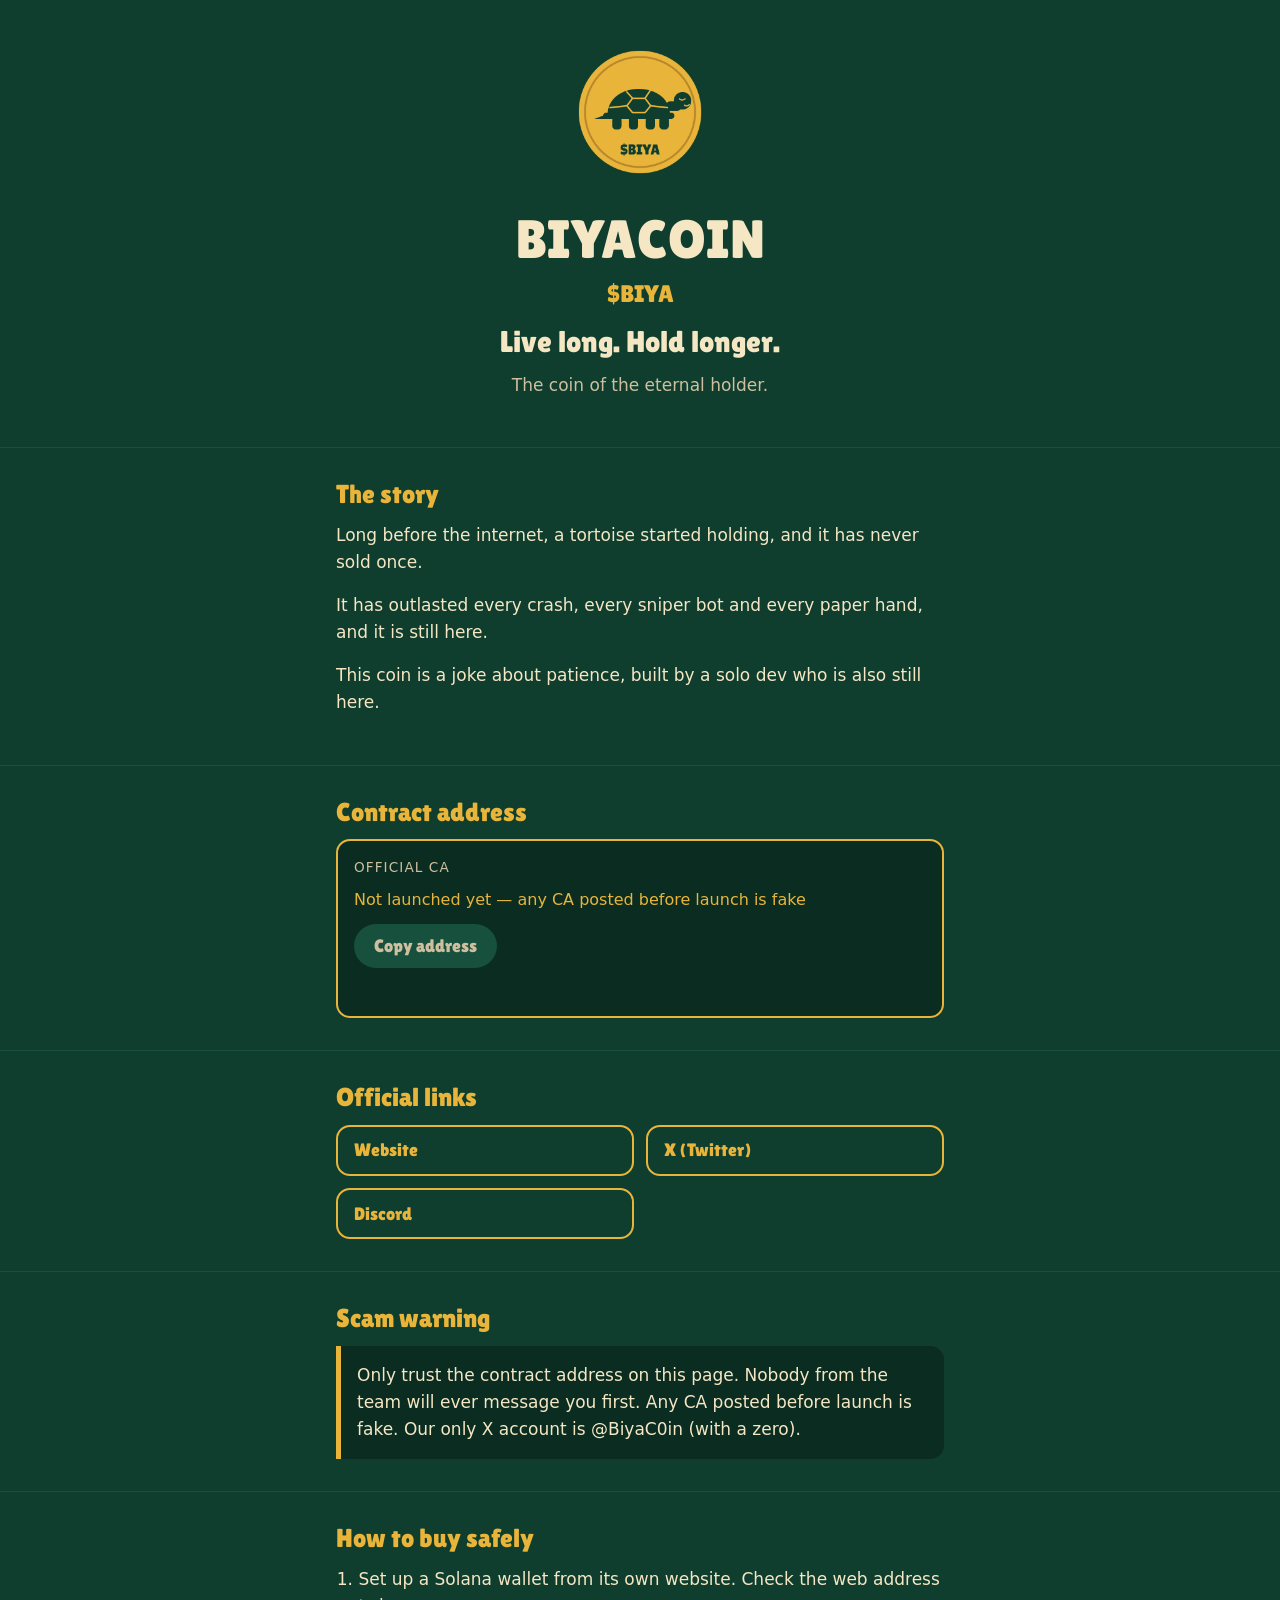
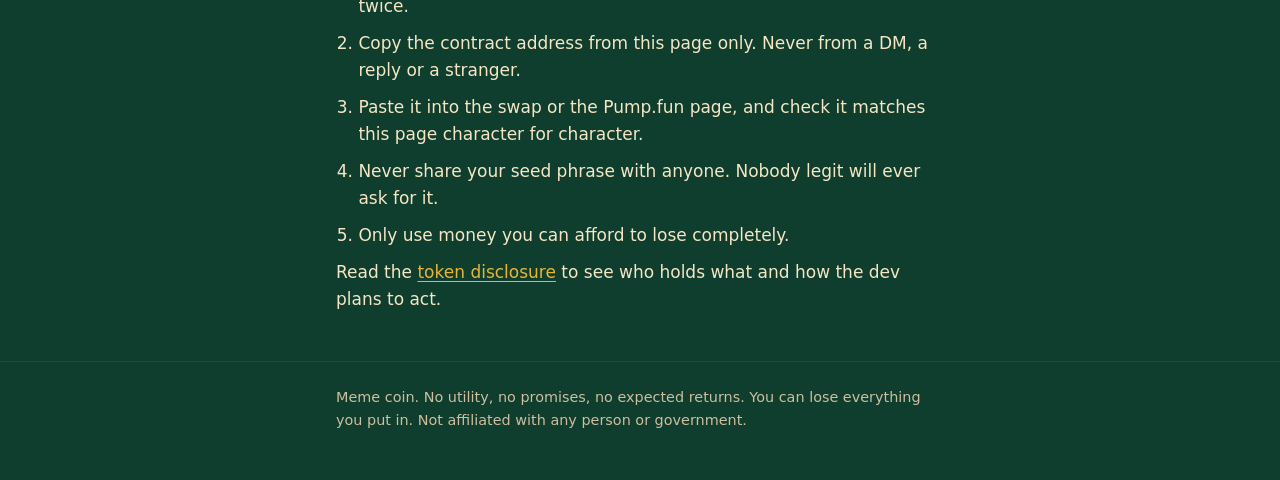
<file: index.html>
<!doctype html>
<html lang="en">
<head>
  <meta charset="utf-8">
  <meta name="viewport" content="width=device-width, initial-scale=1">
  <title>BIYACOIN ($BIYA) — Live long. Hold longer.</title>
  <meta name="description" content="The coin of the eternal holder. A meme coin on Solana with an ancient tortoise who never sells. No utility, no promises.">
  <meta name="theme-color" content="#0F3D2E">
  <link rel="icon" href="assets/logo.png" type="image/png">
  <link rel="preconnect" href="https://fonts.googleapis.com">
  <link rel="preconnect" href="https://fonts.gstatic.com" crossorigin>
  <link rel="stylesheet" href="https://fonts.googleapis.com/css2?family=Lilita+One&display=swap">
  <link rel="stylesheet" href="style.css">
</head>
<body>
  <main>
    <section class="hero">
      <div class="wrap">
        <img class="logo" src="assets/logo.png" width="160" height="160" alt="BIYACOIN logo: a smiling tortoise on a gold coin">
        <h1 data-config="name">BIYACOIN</h1>
        <p class="ticker">$<span data-config="ticker">BIYA</span></p>
        <p class="tagline">Live long. Hold longer.</p>
        <p class="sub">The coin of the eternal holder.</p>
      </div>
    </section>

    <section id="story">
      <div class="wrap">
        <h2>The story</h2>
        <p>Long before the internet, a tortoise started holding, and it has never sold once.</p>
        <p>It has outlasted every crash, every sniper bot and every paper hand, and it is still here.</p>
        <p>This coin is a joke about patience, built by a solo dev who is also still here.</p>
      </div>
    </section>

    <section id="contract">
      <div class="wrap">
        <h2>Contract address</h2>
        <div class="ca-box" id="ca-box" data-state="pending">
          <p class="ca-label">Official CA</p>
          <code class="ca-value" id="ca-value">Not launched yet — any CA posted before launch is fake</code>
          <button class="btn" id="copy-btn" type="button" disabled>Copy address</button>
          <p class="ca-status" id="ca-status" role="status" aria-live="polite"></p>
        </div>
        <noscript><p>Turn on JavaScript to see the address once it is live.</p></noscript>
      </div>
    </section>

    <section id="links" hidden>
      <div class="wrap">
        <h2>Official links</h2>
        <ul class="links">
          <li hidden><a data-link="website" rel="noopener" href="#">Website</a></li>
          <li hidden><a data-link="x" rel="noopener" href="#">X (Twitter)</a></li>
          <li hidden><a data-link="telegram" rel="noopener" href="#">Telegram</a></li>
          <li hidden><a data-link="discord" rel="noopener" href="#">Discord</a></li>
          <li hidden><a data-link="pumpfun" rel="noopener" href="#">Pump.fun</a></li>
        </ul>
      </div>
    </section>

    <section id="scam">
      <div class="wrap">
        <h2>Scam warning</h2>
        <div class="warning">
          <p>Only trust the contract address on this page. Nobody from the team will ever message you first. Any CA posted before launch is fake. Our only X account is @BiyaC0in (with a zero).</p>
        </div>
      </div>
    </section>

    <section id="how-to-buy">
      <div class="wrap">
        <h2>How to buy safely</h2>
        <ol class="steps">
          <li>Set up a Solana wallet from its own website. Check the web address twice.</li>
          <li>Copy the contract address from this page only. Never from a DM, a reply or a stranger.</li>
          <li>Paste it into the swap or the Pump.fun page, and check it matches this page character for character.</li>
          <li>Never share your seed phrase with anyone. Nobody legit will ever ask for it.</li>
          <li>Only use money you can afford to lose completely.</li>
        </ol>
        <p>Read the <a href="disclosure.html">token disclosure</a> to see who holds what and how the dev plans to act.</p>
      </div>
    </section>
  </main>

  <footer>
    <div class="wrap">
      <p>Meme coin. No utility, no promises, no expected returns. You can lose everything you put in. Not affiliated with any person or government.</p>
    </div>
  </footer>

  <script src="app.js" defer></script>
</body>
</html>
</file>
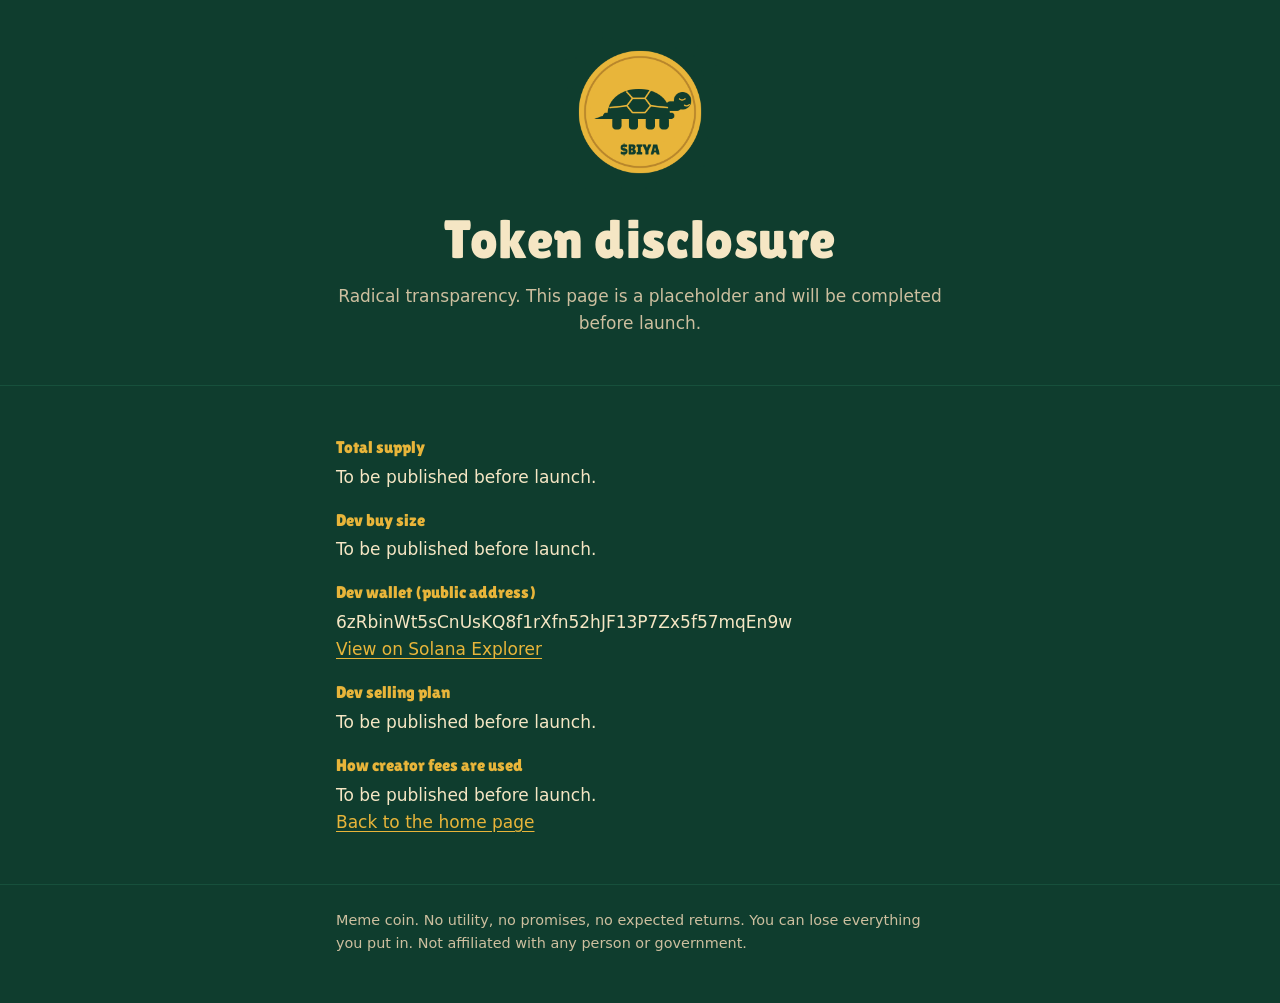
<file: disclosure.html>
<!doctype html>
<html lang="en">
<head>
  <meta charset="utf-8">
  <meta name="viewport" content="width=device-width, initial-scale=1">
  <title>Token disclosure — BIYACOIN ($BIYA)</title>
  <meta name="description" content="Honest token sheet: supply, dev buy, dev wallet, selling plan and creator fees.">
  <meta name="theme-color" content="#0F3D2E">
  <link rel="icon" href="assets/logo.png" type="image/png">
  <link rel="preconnect" href="https://fonts.googleapis.com">
  <link rel="preconnect" href="https://fonts.gstatic.com" crossorigin>
  <link rel="stylesheet" href="https://fonts.googleapis.com/css2?family=Lilita+One&display=swap">
  <link rel="stylesheet" href="style.css">
</head>
<body>
  <main>
    <section class="hero">
      <div class="wrap">
        <img class="logo" src="assets/logo.png" width="160" height="160" alt="BIYACOIN logo: a smiling tortoise on a gold coin">
        <h1>Token disclosure</h1>
        <p class="sub">Radical transparency. This page is a placeholder and will be completed before launch.</p>
      </div>
    </section>

    <section>
      <div class="wrap">
        <dl class="facts">
          <dt>Total supply</dt>
          <dd>To be published before launch.</dd>

          <dt>Dev buy size</dt>
          <dd>To be published before launch.</dd>

          <dt>Dev wallet (public address)</dt>
          <dd>
            <span id="dev-wallet">To be published before launch.</span><br>
            <a id="dev-wallet-link" href="#" rel="noopener" hidden>View on Solana Explorer</a>
          </dd>

          <dt>Dev selling plan</dt>
          <dd>To be published before launch.</dd>

          <dt>How creator fees are used</dt>
          <dd>To be published before launch.</dd>
        </dl>
        <p><a href="index.html">Back to the home page</a></p>
      </div>
    </section>
  </main>

  <footer>
    <div class="wrap">
      <p>Meme coin. No utility, no promises, no expected returns. You can lose everything you put in. Not affiliated with any person or government.</p>
    </div>
  </footer>

  <script src="app.js" defer></script>
</body>
</html>
</file>
<file: style.css>
/* BIYACOIN site — mobile first, no framework. Brand: deep green, gold, cream. */

:root {
  --green: #0f3d2e;
  --green-deep: #0a2c21;
  --green-soft: #17503c;
  --gold: #e8b53a;
  --cream: #f5e6c4;
  --cream-dim: #cdbf9f;
  --radius: 14px;
  --font-head: "Lilita One", "Arial Rounded MT Bold", "Trebuchet MS", system-ui, sans-serif;
  --font-body: system-ui, -apple-system, "Segoe UI", Roboto, "Helvetica Neue", Arial, sans-serif;
}

* {
  box-sizing: border-box;
}

html {
  -webkit-text-size-adjust: 100%;
}

body {
  margin: 0;
  background: var(--green);
  color: var(--cream);
  font-family: var(--font-body);
  font-size: 1.0625rem;
  line-height: 1.6;
}

img {
  max-width: 100%;
  height: auto;
  display: block;
}

a {
  color: var(--gold);
  text-underline-offset: 3px;
}

a:focus-visible,
button:focus-visible {
  outline: 3px solid var(--cream);
  outline-offset: 3px;
}

[hidden] {
  display: none !important;
}

h1,
h2,
.tagline {
  font-family: var(--font-head);
  font-weight: 400;
  line-height: 1.15;
  margin: 0;
}

h2 {
  color: var(--gold);
  font-size: 1.6rem;
  margin-bottom: 0.75rem;
}

p {
  margin: 0 0 1rem;
}

/* Layout: one narrow column with a 16px gutter. */
.wrap {
  width: 100%;
  max-width: 40rem;
  margin: 0 auto;
  padding: 0 1rem;
}

section {
  padding: 2rem 0;
}

section + section {
  border-top: 1px solid var(--green-soft);
}

/* Hero */
.hero {
  text-align: center;
  padding-top: 2rem;
}

.hero .logo {
  margin: 0 auto 1rem;
  width: 10rem;
  height: auto;
}

.hero h1 {
  color: var(--cream);
  font-size: 2.6rem;
  letter-spacing: 0.01em;
}

.ticker {
  color: var(--gold);
  font-family: var(--font-head);
  font-size: 1.5rem;
  margin: 0.25rem 0 0.75rem;
}

.tagline {
  color: var(--cream);
  font-size: 1.5rem;
}

.sub {
  color: var(--cream-dim);
  margin-top: 0.75rem;
}

.banner {
  margin: 0 auto;
  border-radius: var(--radius);
}

/* Contract address box */
.ca-box {
  background: var(--green-deep);
  border: 2px solid var(--gold);
  border-radius: var(--radius);
  padding: 1rem;
}

.ca-label {
  color: var(--cream-dim);
  font-size: 0.85rem;
  text-transform: uppercase;
  letter-spacing: 0.08em;
  margin: 0 0 0.5rem;
}

.ca-value {
  display: block;
  font-family: ui-monospace, "SF Mono", Menlo, Consolas, monospace;
  font-size: 0.95rem;
  overflow-wrap: anywhere;
  word-break: break-all;
  margin-bottom: 0.75rem;
  color: var(--cream);
}

.ca-box[data-state="pending"] .ca-value {
  font-family: var(--font-body);
  font-size: 1rem;
  color: var(--gold);
}

.btn {
  display: inline-flex;
  align-items: center;
  justify-content: center;
  min-height: 2.75rem;
  padding: 0.5rem 1.25rem;
  border: 0;
  border-radius: 999px;
  background: var(--gold);
  color: var(--green);
  font-family: var(--font-head);
  font-size: 1.1rem;
  cursor: pointer;
}

.btn:disabled {
  background: var(--green-soft);
  color: var(--cream-dim);
  cursor: not-allowed;
}

.ca-status {
  margin: 0.5rem 0 0;
  min-height: 1.5rem;
  color: var(--cream-dim);
  font-size: 0.9rem;
}

/* Scam warning */
.warning {
  background: var(--green-deep);
  border-left: 5px solid var(--gold);
  border-radius: 0 var(--radius) var(--radius) 0;
  padding: 1rem;
}

.warning p:last-child {
  margin-bottom: 0;
}

/* Lists */
.links {
  list-style: none;
  margin: 0;
  padding: 0;
  display: grid;
  gap: 0.75rem;
}

.links a {
  display: block;
  min-height: 2.75rem;
  padding: 0.6rem 1rem;
  border: 2px solid var(--gold);
  border-radius: var(--radius);
  text-decoration: none;
  font-family: var(--font-head);
  font-size: 1.1rem;
}

.links a:hover {
  background: var(--gold);
  color: var(--green);
}

.steps {
  margin: 0;
  padding-left: 1.4rem;
}

.steps li {
  margin-bottom: 0.6rem;
}

/* Disclosure page */
dl.facts {
  margin: 0;
}

dl.facts dt {
  color: var(--gold);
  font-family: var(--font-head);
  margin-top: 1rem;
}

dl.facts dd {
  margin: 0.15rem 0 0;
  overflow-wrap: anywhere;
}

/* Footer */
footer {
  border-top: 1px solid var(--green-soft);
  padding: 1.5rem 0 2.5rem;
  color: var(--cream-dim);
  font-size: 0.9rem;
}

footer p {
  margin-bottom: 0.5rem;
}

/* Wider screens: just a bit more breathing room. */
@media (min-width: 640px) {
  .hero h1 {
    font-size: 3.4rem;
  }

  .tagline {
    font-size: 1.9rem;
  }

  .links {
    grid-template-columns: repeat(2, 1fr);
  }
}
</file>
